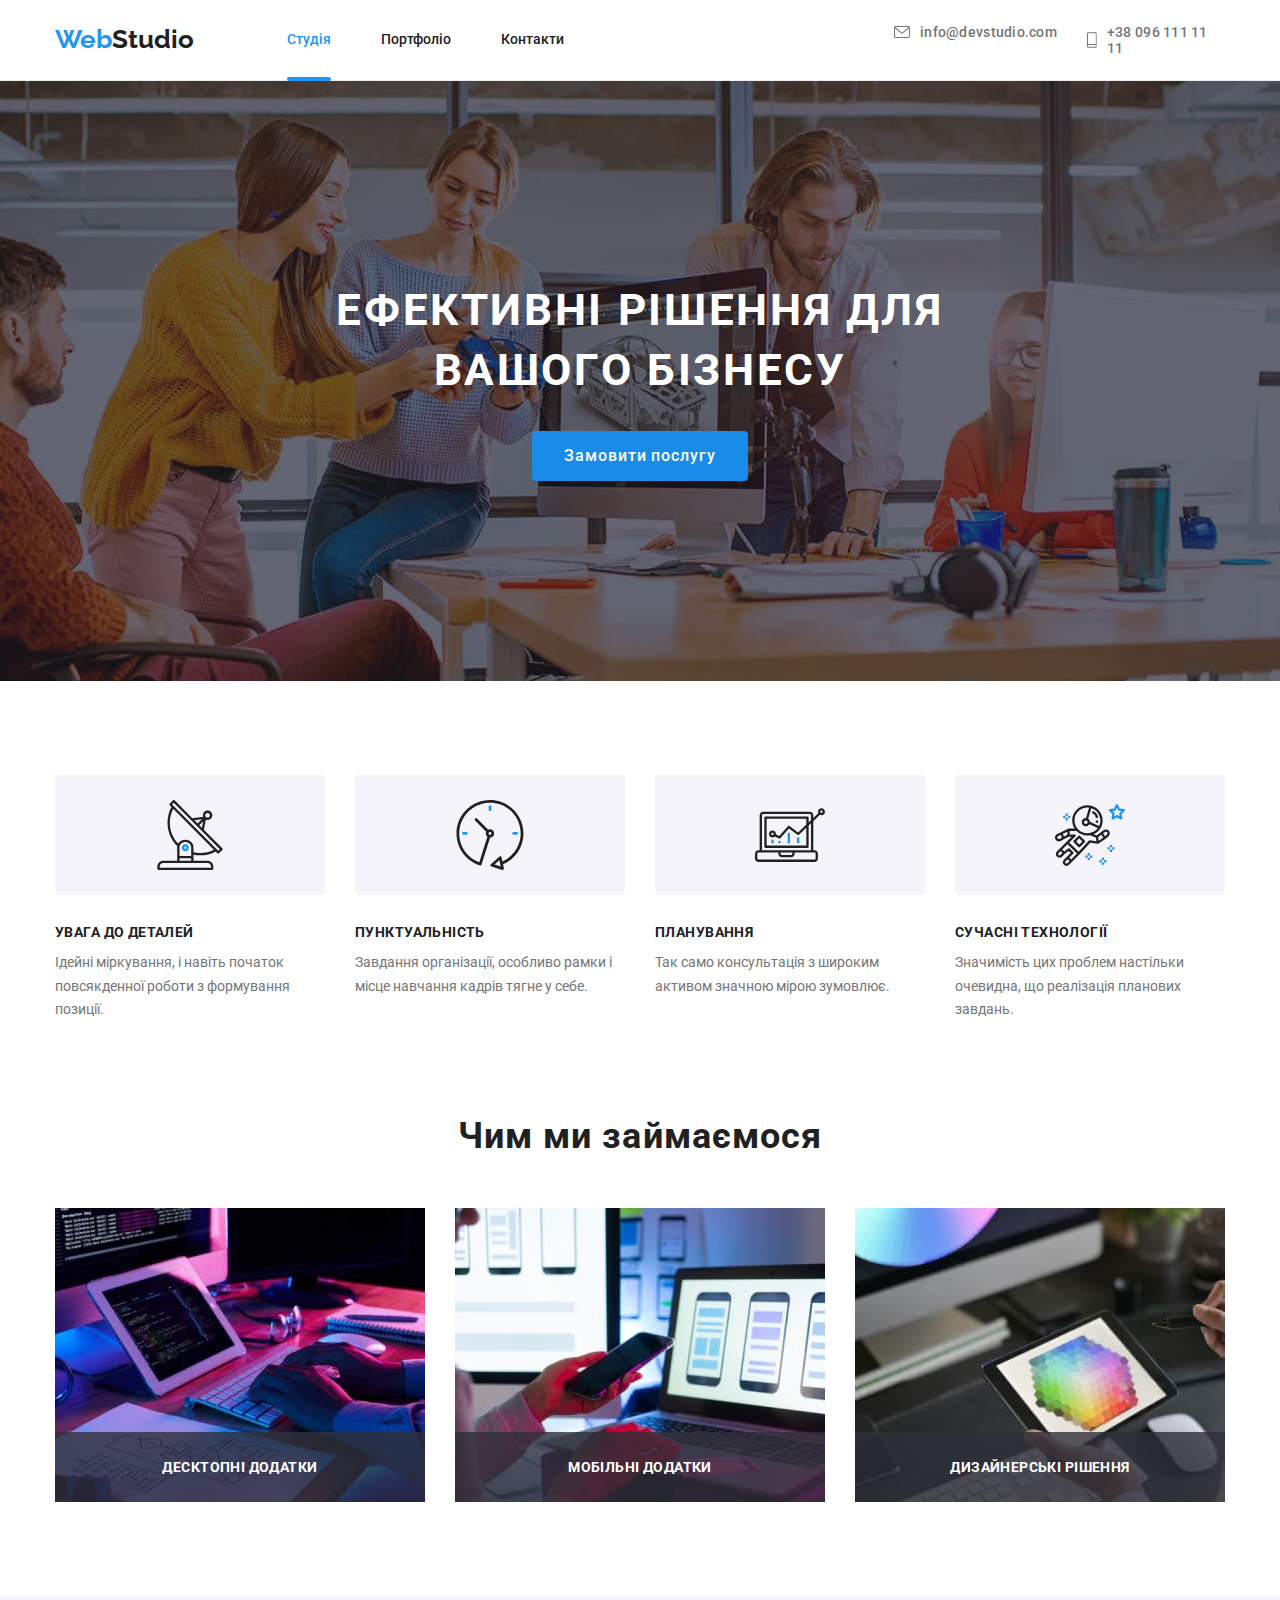
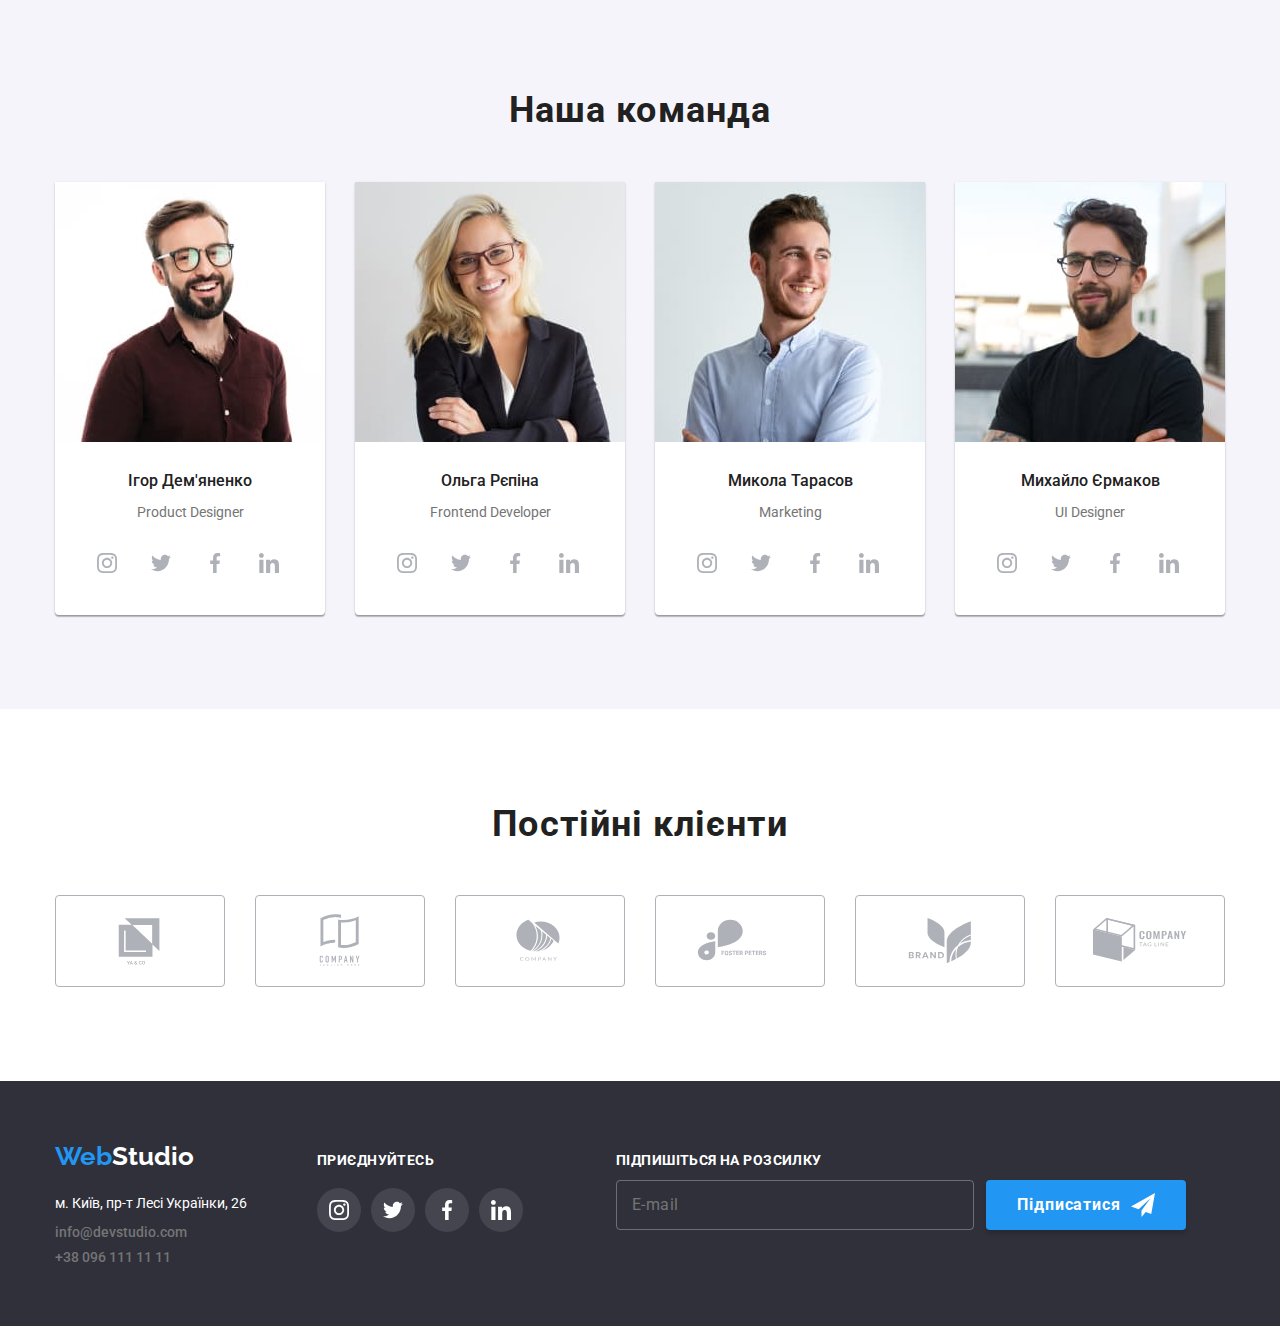
<file: index.html>
<!DOCTYPE html>
<html lang="uk">
  <head>
    <meta charset="UTF-8" />
    <meta http-equiv="X-UA-Compatible" content="IE=edge" />
    <meta name="viewport" content="width=device-width, initial-scale=1.0" />
    <link rel="preconnect" href="https://fonts.googleapis.com" />
    <link rel="preconnect" href="https://fonts.gstatic.com" crossorigin />
    <link
      href="https://fonts.googleapis.com/css2?family=Raleway:wght@700&family=Roboto:wght@400;500;700;900&display=swap"
      rel="stylesheet"
    />
    <link
      rel="stylesheet"
      href="https://cdnjs.cloudflare.com/ajax/libs/modern-normalize/1.1.0/modern-normalize.min.css"
    />
    <link rel="stylesheet" href="./css/styles.css" />
    <title>Studia</title>
  </head>
  <body>
    <header class="header">
      <div class="container header-container">
        <nav class="header-list">
          <a class="logo" href="./index.html"
            ><span>Web</span><span>Studio</span>
          </a>
          <ul class="block-style header-nav">
            <li>
              <a class="link nav-link active" href="#">Студія</a>
            </li>
            <li>
              <a class="link nav-link" href="./portfolio.html">Портфоліо</a>
            </li>
            <li>
              <a class="link nav-link" href="#">Контакти</a>
            </li>
          </ul>
        </nav>
        <ul class="contacts block-style">
          <li>
            <a class="contact-link" href="mailto:info@devstudio.com"
              ><svg class="icon-header" width="16" height="12">
                <use href="./images/icons.svg#icon-mail"></use>
              </svg>
              info@devstudio.com
            </a>
          </li>
          <li>
            <a class="contact-link" href="tel:+380961111111"
              ><svg class="icon-header" width="10" height="16">
                <use href="./images/icons.svg#icon-tell"></use>
              </svg>
              +38 096 111 11 11
            </a>
          </li>
        </ul>
      </div>
    </header>
    <main>
      <!-- section1 -->
      <section class="section-hero">
        <div class="container">
          <h1>Ефективні рішення для вашого бізнесу</h1>
          <button class="main-button" type="button" data-modal-open>
            Замовити послугу
          </button>
        </div>
      </section>
      <!-- section2 -->
      <section class="section-advantage">
        <div class="container">
          <h2 class="visually-hidden">Наші переваги</h2>
          <ul class="block-style">
            <li class="advantage-item">
              <div class="advantage-background">
                <svg width="70px" height="70px">
                  <use href="./images/icons.svg#icon-antenna"></use>
                </svg>
              </div>
              <h3>Увага до деталей</h3>
              <p class="text-description">
                Ідейні міркування, і навіть початок повсякденної роботи з
                формування позиції.
              </p>
            </li>
            <li class="advantage-item">
              <div class="advantage-background">
                <svg width="70px" height="70px">
                  <use href="./images/icons.svg#icon-clock"></use>
                </svg>
              </div>
              <h3>Пунктуальність</h3>
              <p class="text-description">
                Завдання організації, особливо рамки і місце навчання кадрів
                тягне у себе.
              </p>
            </li>
            <li class="advantage-item">
              <div class="advantage-background">
                <svg width="70px" height="70px">
                  <use href="./images/icons.svg#icon-diagram"></use>
                </svg>
              </div>
              <h3>Планування</h3>
              <p class="text-description">
                Так само консультація з широким активом значною мірою зумовлює.
              </p>
            </li>
            <li class="advantage-item">
              <div class="advantage-background">
                <svg width="70px" height="70px">
                  <use href="./images/icons.svg#icon-astronaut"></use>
                </svg>
              </div>
              <h3>Сучасні технології</h3>
              <p class="text-description">
                Значимість цих проблем настільки очевидна, що реалізація
                планових завдань.
              </p>
            </li>
          </ul>
        </div>
      </section>
      <!-- section3 -->
      <section class="employment-section">
        <div class="container">
          <h2 class="text-title">Чим ми займаємося</h2>
          <ul class="block-style employment-photo">
            <li>
              <img
                src="./images/section3/box1.jpg"
                alt="Розробник пише код"
                width="370"
              />
              <p class="photo-text">Десктопні додатки</p>
            </li>
            <li>
              <img
                src="./images/section3/box2.jpg"
                alt="Піключає телефон до комп'ютера"
                width="370"
              />
              <p class="photo-text">Мобільні додатки</p>
            </li>
            <li>
              <img
                src="./images/section3/box3.jpg"
                alt="Малює на планшеті"
                width="370"
              />
              <p class="photo-text">Дизайнерські рішення</p>
            </li>
          </ul>
        </div>
      </section>
      <!-- section4 -->
      <section class="section-team section-padding">
        <div class="container">
          <h2 class="text-title">Наша команда</h2>
          <ul class="block-style team-list">
            <li class="team-item">
              <img
                src="./images/section4/product-designer.jpg"
                alt="Фото дизайнера продукту"
                width="270"
              />
              <div class="team-text">
                <h3>Ігор Дем'яненко</h3>
                <p class="text-description">Product Designer</p>
                <ul class="net-list block-style">
                  <li>
                    <a href="" class="net-link">
                      <svg class="net-icon" width="20" height="20">
                        <use href="./images/icons.svg#icon-instagram"></use>
                      </svg>
                    </a>
                  </li>
                  <li>
                    <a href="" class="net-link">
                      <svg class="net-icon" width="20" height="20">
                        <use href="./images/icons.svg#icon-twitter"></use>
                      </svg>
                    </a>
                  </li>
                  <li>
                    <a href="" class="net-link">
                      <svg class="net-icon" width="20" height="20">
                        <use href="./images/icons.svg#icon-facebook"></use>
                      </svg>
                    </a>
                  </li>
                  <li>
                    <a href="" class="net-link">
                      <svg class="net-icon" width="20" height="20">
                        <use href="./images/icons.svg#icon-linkedin"></use>
                      </svg>
                    </a>
                  </li>
                </ul>
              </div>
            </li>
            <li class="team-item">
              <img
                src="./images/section4/fronted-develeper.jpg"
                alt="Фото фронтед розробника"
                width="270"
              />
              <div class="team-text">
                <h3>Ольга Рєпіна</h3>
                <p class="text-description">Frontend Developer</p>
                <ul class="net-list block-style">
                  <li>
                    <a href="" class="net-link">
                      <svg class="net-icon" width="20" height="20">
                        <use href="./images/icons.svg#icon-instagram"></use>
                      </svg>
                    </a>
                  </li>
                  <li>
                    <a href="" class="net-link">
                      <svg class="net-icon" width="20" height="20">
                        <use href="./images/icons.svg#icon-twitter"></use>
                      </svg>
                    </a>
                  </li>
                  <li>
                    <a href="" class="net-link">
                      <svg class="net-icon" width="20" height="20">
                        <use href="./images/icons.svg#icon-facebook"></use>
                      </svg>
                    </a>
                  </li>
                  <li>
                    <a href="" class="net-link">
                      <svg class="net-icon" width="20" height="20">
                        <use href="./images/icons.svg#icon-linkedin"></use>
                      </svg>
                    </a>
                  </li>
                </ul>
              </div>
            </li>
            <li class="team-item">
              <img
                src="./images/section4/marketing.jpg"
                alt="Фото маркетолога"
                width="270"
              />
              <div class="team-text">
                <h3>Микола Тарасов</h3>
                <p class="text-description">Marketing</p>
                <ul class="net-list block-style">
                  <li>
                    <a href="" class="net-link">
                      <svg class="net-icon" width="20" height="20">
                        <use href="./images/icons.svg#icon-instagram"></use>
                      </svg>
                    </a>
                  </li>
                  <li>
                    <a href="" class="net-link">
                      <svg class="net-icon" width="20" height="20">
                        <use href="./images/icons.svg#icon-twitter"></use>
                      </svg>
                    </a>
                  </li>
                  <li>
                    <a href="" class="net-link">
                      <svg class="net-icon" width="20" height="20">
                        <use href="./images/icons.svg#icon-facebook"></use>
                      </svg>
                    </a>
                  </li>
                  <li>
                    <a href="" class="net-link">
                      <svg class="net-icon" width="20" height="20">
                        <use href="./images/icons.svg#icon-linkedin"></use>
                      </svg>
                    </a>
                  </li>
                </ul>
              </div>
            </li>
            <li class="team-item">
              <img
                src="./images/section4/ui-designer.jpg"
                alt="Фото дизайнера"
                width="270"
              />
              <div class="team-text">
                <h3>Михайло Єрмаков</h3>
                <p class="text-description">UI Designer</p>
                <ul class="net-list block-style">
                  <li>
                    <a href="" class="net-link">
                      <svg class="net-icon" width="20" height="20">
                        <use href="./images/icons.svg#icon-instagram"></use>
                      </svg>
                    </a>
                  </li>
                  <li>
                    <a href="" class="net-link">
                      <svg class="net-icon" width="20" height="20">
                        <use href="./images/icons.svg#icon-twitter"></use>
                      </svg>
                    </a>
                  </li>
                  <li>
                    <a href="" class="net-link">
                      <svg class="net-icon" width="20" height="20">
                        <use href="./images/icons.svg#icon-facebook"></use>
                      </svg>
                    </a>
                  </li>
                  <li>
                    <a href="" class="net-link">
                      <svg class="net-icon" width="20" height="20">
                        <use href="./images/icons.svg#icon-linkedin"></use>
                      </svg>
                    </a>
                  </li>
                </ul>
              </div>
            </li>
          </ul>
        </div>
      </section>
      <!-- section5 -->
      <section class="section-client">
        <div class="container">
          <h2 class="clients-title">Постійні клієнти</h2>
          <ul class="clients-list block-style">
            <li>
              <a href="#" class="clients-link">
                <svg class="clients-icon" width="106px" height="60px">
                  <use href="./images/icons.svg#icon-ya-co"></use>
                </svg>
              </a>
            </li>
            <li>
              <a href="#" class="clients-link">
                <svg class="clients-icon" width="106px" height="60px">
                  <use href="./images/icons.svg#icon-tagline-here"></use>
                </svg>
              </a>
            </li>
            <li>
              <a href="#" class="clients-link">
                <svg class="clients-icon" width="106px" height="60px">
                  <use href="./images/icons.svg#icon-company"></use>
                </svg>
              </a>
            </li>
            <li>
              <a href="#" class="clients-link">
                <svg class="clients-icon" width="106px" height="60px">
                  <use href="./images/icons.svg#icon-foster"></use>
                </svg>
              </a>
            </li>
            <li>
              <a href="#" class="clients-link">
                <svg class="clients-icon" width="106px" height="60px">
                  <use href="./images/icons.svg#icon-brand"></use>
                </svg>
              </a>
            </li>
            <li>
              <a href="#" class="clients-link">
                <svg class="clients-icon" width="106px" height="60px">
                  <use href="./images/icons.svg#icon-tag-line"></use>
                </svg>
              </a>
            </li>
          </ul>
        </div>
      </section>
    </main>
    <!-- footer -->
    <footer class="footer">
      <div class="container footer-box">
        <div class="address-box">
          <a class="logo" href="./index.html">
            <span>Web</span><span>Studio</span>
          </a>
          <address class="address">
            <ul class="block-style footer-contacts">
              <li class="footer-link">
                <a
                  class="link address-link-white"
                  href="https://www.google.com.ua/maps/search/%D0%BC.+%D0%9A%D0%B8%D1%97%D0%B2,+%D0%BF%D1%80-%D1%82+%D0%9B%D0%B5%D1%81%D1%96+%D0%A3%D0%BA%D1%80%D0%B0%D1%97%D0%BD%D0%BA%D0%B8,+26/@50.4265807,30.5361971,17z?hl"
                  target="_blank"
                  rel="noopener noreferrer nofollow"
                  >м. Київ, пр-т Лесі Українки, 26</a
                >
              </li>
              <li>
                <a class="contact-link-footer" href="mailto:info@devstudio.com"
                  >info@devstudio.com</a
                >
              </li>
              <li>
                <a class="contact-link-footer" href="tel:+380961111111"
                  >+38 096 111 11 11</a
                >
              </li>
            </ul>
          </address>
        </div>
        <div class="footer-soc-link">
          <p class="soc-title">Приєднуйтесь</p>
          <ul class="block-style footer-icon-list">
            <li>
              <a href="" class="net-link-footer">
                <svg class="net-icon-footer" width="20" height="20">
                  <use href="./images/icons.svg#icon-instagram"></use>
                </svg>
              </a>
            </li>
            <li>
              <a href="" class="net-link-footer">
                <svg class="net-icon-footer" width="20" height="20">
                  <use href="./images/icons.svg#icon-twitter"></use>
                </svg>
              </a>
            </li>
            <li>
              <a href="" class="net-link-footer">
                <svg class="net-icon-footer" width="20" height="20">
                  <use href="./images/icons.svg#icon-facebook"></use>
                </svg>
              </a>
            </li>
            <li>
              <a href="" class="net-link-footer">
                <svg class="net-icon-footer" width="20" height="20">
                  <use href="./images/icons.svg#icon-linkedin"></use>
                </svg>
              </a>
            </li>
          </ul>
        </div>

        <form class="footer-form-control" name="telegram-link">
          <p class="footer-telegram-text">Підпишіться на розсилку</p>
          <div class="link-telegram-control">
            <input
              class="footer-email-input"
              type="text"
              placeholder="E-mail"
              name="user-email-soc-link"
            />
            <button class="button-telegram-link" type="submit">
              Підписатися
              <svg>
                <use href="./images/icons.svg#icon-telegram"></use>
              </svg>
            </button>
          </div>
        </form>
      </div>
    </footer>
    <div class="backdrop is-hidden" data-modal>
      <div class="modal">
        <form name="contact-form">
          <div class="modal-header">
            <button class="modal-close-button" type="button" data-modal-close>
              <svg class="icon-close-button">
                <use href="./images/icons.svg#icon-close-button"></use>
              </svg>
            </button>
            <h2 class="form-title">Залиште свої дані, ми вам передзвонимо</h2>
          </div>
          <div class="modal-main">
            <div class="form-control">
              <label for="person-name">Ім'я</label>
              <div class="input-control">
                <input id="person-name" name="person-name" type="text" />
                <div class="prefix-icon">
                  <svg>
                    <use href="./images/icons.svg#icon-user-name"></use>
                  </svg>
                </div>
              </div>
            </div>
            <div class="form-control">
              <label for="person-phone">Телефон</label>
              <div class="input-control">
                <input id="person-phone" name="person-phone" type="tel" />
                <div class="prefix-icon">
                  <svg>
                    <use href="./images/icons.svg#icon-user-phone"></use>
                  </svg>
                </div>
              </div>
            </div>
            <div class="form-control">
              <label for="person-email">Пошта</label>
              <div class="input-control">
                <input id="person-email" name="person-email" type="email" />
                <div class="prefix-icon">
                  <svg>
                    <use href="./images/icons.svg#icon-user-email"></use>
                  </svg>
                </div>
              </div>
            </div>
            <div class="form-control">
              <label for="person-comment">Коментар</label>
              <textarea
                id="person-comment"
                name="person-comment"
                placeholder="Введіть текст"
              ></textarea>
            </div>
            <div class="checkbox-container">
              <input
                class="form-checkbox visually-hidden"
                type="checkbox"
                id="terms-checkbox"
                name="terms-checkbox"
              />
              <label for="terms-checkbox" class="terms-checkbox">
                Погоджуюся з розсилкою та приймаю
                <a href="#">Умови договору</a>
                <svg>
                  <use href="./images/icons.svg#icon-verification"></use>
                </svg>
              </label>
            </div>
          </div>
          <div class="modal-footer">
            <button class="button-submit-info" type="submit">Відправити</button>
          </div>
        </form>
      </div>
    </div>
    <script src="./js/modal.js"></script>
  </body>
</html>
<html></html>
</file>
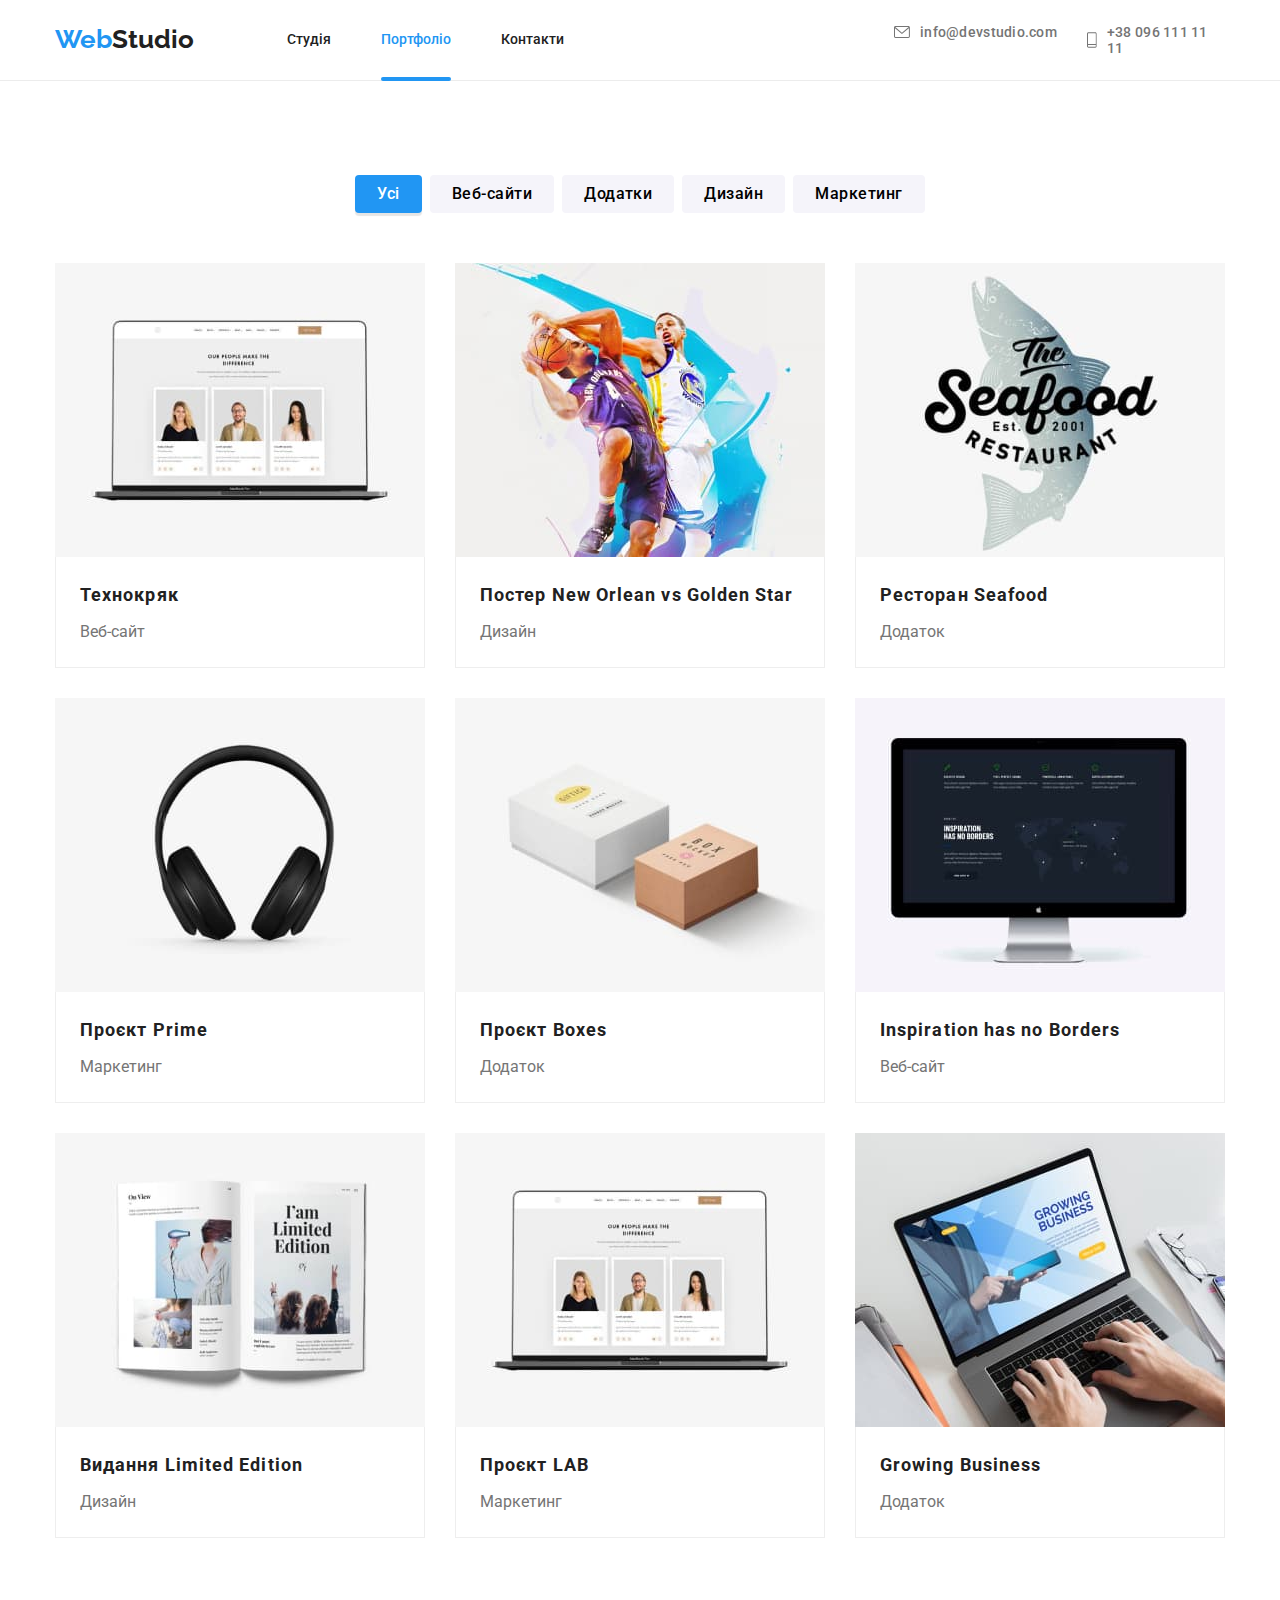
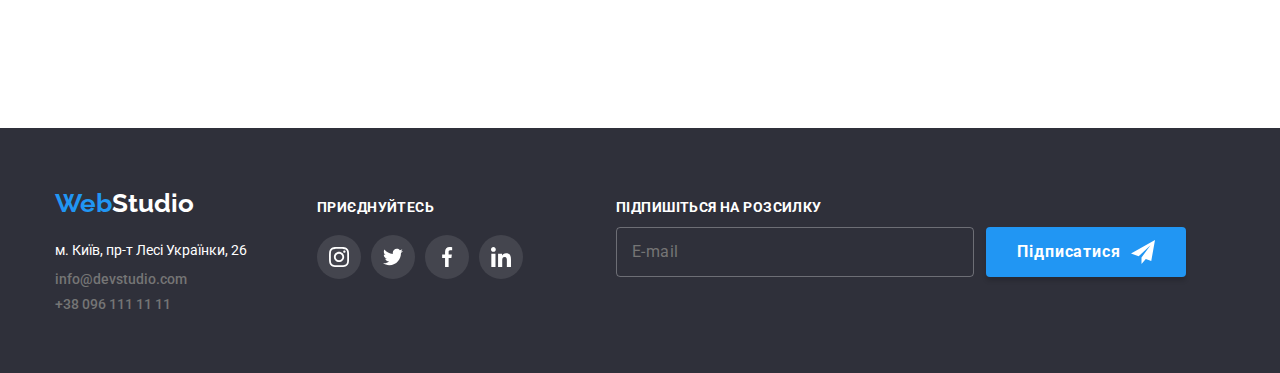
<file: portfolio.html>
<!DOCTYPE html>
<html lang="en">
  <head>
    <meta charset="UTF-8" />
    <meta http-equiv="X-UA-Compatible" content="IE=edge" />
    <meta name="viewport" content="width=device-width, initial-scale=1.0" />
    <link rel="preconnect" href="https://fonts.googleapis.com" />
    <link rel="preconnect" href="https://fonts.gstatic.com" crossorigin />
    <link
      href="https://fonts.googleapis.com/css2?family=Raleway:wght@700&family=Roboto:wght@400;500;700;900&display=swap"
      rel="stylesheet"
    />
    <link
      rel="stylesheet"
      href="https://cdnjs.cloudflare.com/ajax/libs/modern-normalize/1.1.0/modern-normalize.min.css"
    />
    <link rel="stylesheet" href="./css/styles.css" />
    <title>Portfolio</title>
  </head>
  <body>
    <header class="header">
      <div class="container header-container">
        <nav class="header-list">
          <a class="logo" href="./index.html"
            ><span>Web</span><span>Studio</span>
          </a>
          <ul class="block-style header-nav">
            <li>
              <a class="link nav-link" href="./index.html">Студія</a>
            </li>
            <li>
              <a class="link nav-link active" href="#">Портфоліо</a>
            </li>
            <li>
              <a class="link nav-link" href="#">Контакти</a>
            </li>
          </ul>
        </nav>
        <ul class="contacts block-style">
          <li>
            <a class="contact-link" href="mailto:info@devstudio.com"
              ><svg class="icon-header" width="16" height="12">
                <use href="./images/icons.svg#icon-mail"></use>
              </svg>
              info@devstudio.com
            </a>
          </li>
          <li>
            <a class="contact-link" href="tel:+380961111111"
              ><svg class="icon-header" width="10" height="16">
                <use href="./images/icons.svg#icon-tell"></use>
              </svg>
              +38 096 111 11 11
            </a>
          </li>
        </ul>
      </div>
    </header>
    <main>
      <section class="section-portfolio-button">
        <div class="container">
          <h1 class="visually-hidden">Portfolio</h1>
          <ul class="block-style button-list">
            <li>
              <button class="border-button active" type="button">Усі</button>
            </li>
            <li>
              <button class="border-button" type="button">Веб-сайти</button>
            </li>
            <li>
              <button class="border-button" type="button">Додатки</button>
            </li>
            <li>
              <button class="border-button" type="button">Дизайн</button>
            </li>
            <li>
              <button class="border-button" type="button">Маркетинг</button>
            </li>
          </ul>
          <!-- portfolio -->
          <ul class="block-style proposition-list">
            <li>
              <a class="photo-portfolio" href="#">
                <div class="overlay-container">
                  <img
                    src="./images/portfolio/notepad.jpg"
                    alt="notepad"
                    width="370px"
                  />
                  <div class="overlay">
                    <div class="overlay-item">
                      <p class="card-lebel">
                        Ресурс пропонує комплексні пропозиції з різним рівнем
                        функціоналу та сервісів. Все це дозволить відвідувачу
                        отримати вичерпні відомості про компанію чи приватну
                        особу.
                      </p>
                    </div>
                  </div>
                </div>
                <div class="portfolio-text-container">
                  <h2 class="description-title">Технокряк</h2>
                  <p class="portfolio-description">Веб-сайт</p>
                </div>
              </a>
            </li>
            <li>
              <a class="photo-portfolio" href="#">
                <div class="overlay-container">
                  <img
                    src="./images/portfolio/poster.jpg"
                    alt="Poster New Orlean vs Golden Star"
                    width="370px"
                  />
                  <div class="overlay">
                    <div class="overlay-item">
                      <p class="card-lebel">
                        Ресурс пропонує комплексні пропозиції з різним рівнем
                        функціоналу та сервісів. Все це дозволить відвідувачу
                        отримати вичерпні відомості про компанію чи приватну
                        особу.
                      </p>
                    </div>
                  </div>
                </div>
                <div class="portfolio-text-container">
                  <h2 class="description-title">
                    Постер New Orlean vs Golden Star
                  </h2>
                  <p class="portfolio-description">Дизайн</p>
                </div>
              </a>
            </li>
            <li>
              <a class="photo-portfolio" href="#">
                <div class="overlay-container">
                  <img
                    src="./images/portfolio/restaurant.jpg"
                    alt="Restaurant Seafood"
                    width="370px"
                  />
                  <div class="overlay">
                    <div class="overlay-item">
                      <p class="card-lebel">
                        Ресурс пропонує комплексні пропозиції з різним рівнем
                        функціоналу та сервісів. Все це дозволить відвідувачу
                        отримати вичерпні відомості про компанію чи приватну
                        особу.
                      </p>
                    </div>
                  </div>
                </div>
                <div class="portfolio-text-container">
                  <h2 class="description-title">Ресторан Seafood</h2>
                  <p class="portfolio-description">Додаток</p>
                </div>
              </a>
            </li>
            <li>
              <a class="photo-portfolio" href="#">
                <div class="overlay-container">
                  <img
                    src="./images/portfolio/project-prime.jpg"
                    alt="Project Prime"
                    width="370px"
                  />
                  <div class="overlay">
                    <div class="overlay-item">
                      <p class="card-lebel">
                        Ресурс пропонує комплексні пропозиції з різним рівнем
                        функціоналу та сервісів. Все це дозволить відвідувачу
                        отримати вичерпні відомості про компанію чи приватну
                        особу.
                      </p>
                    </div>
                  </div>
                </div>
                <div class="portfolio-text-container">
                  <h2 class="description-title">Проєкт Prime</h2>
                  <p class="portfolio-description">Маркетинг</p>
                </div>
              </a>
            </li>
            <li>
              <a class="photo-portfolio" href="#">
                <div class="overlay-container">
                  <img
                    src="./images/portfolio/project-boxes.jpg"
                    alt="Project Boxes"
                    width="370px"
                  />
                  <div class="overlay">
                    <div class="overlay-item">
                      <p class="card-lebel">
                        Ресурс пропонує комплексні пропозиції з різним рівнем
                        функціоналу та сервісів. Все це дозволить відвідувачу
                        отримати вичерпні відомості про компанію чи приватну
                        особу.
                      </p>
                    </div>
                  </div>
                </div>
                <div class="portfolio-text-container">
                  <h2 class="description-title">Проєкт Boxes</h2>
                  <p class="portfolio-description">Додаток</p>
                </div>
              </a>
            </li>
            <li>
              <a class="photo-portfolio" href="#">
                <div class="overlay-container">
                  <img
                    src="./images/portfolio/inspiration-borders.jpg"
                    alt="Inspiration has no Borders"
                    width="370px"
                  />
                  <div class="overlay">
                    <div class="overlay-item">
                      <p class="card-lebel">
                        Ресурс пропонує комплексні пропозиції з різним рівнем
                        функціоналу та сервісів. Все це дозволить відвідувачу
                        отримати вичерпні відомості про компанію чи приватну
                        особу.
                      </p>
                    </div>
                  </div>
                </div>
                <div class="portfolio-text-container">
                  <h2 class="description-title">Inspiration has no Borders</h2>
                  <p class="portfolio-description">Веб-сайт</p>
                </div>
              </a>
            </li>
            <li>
              <a class="photo-portfolio" href="#">
                <div class="overlay-container">
                  <img
                    src="./images/portfolio/limited-edition.jpg"
                    alt="Limited Edition"
                    width="370px"
                  />
                  <div class="overlay">
                    <div class="overlay-item">
                      <p class="card-lebel">
                        Ресурс пропонує комплексні пропозиції з різним рівнем
                        функціоналу та сервісів. Все це дозволить відвідувачу
                        отримати вичерпні відомості про компанію чи приватну
                        особу.
                      </p>
                    </div>
                  </div>
                </div>
                <div class="portfolio-text-container">
                  <h2 class="description-title">Видання Limited Edition</h2>
                  <p class="portfolio-description">Дизайн</p>
                </div>
              </a>
            </li>
            <li>
              <a class="photo-portfolio" href="#">
                <div class="overlay-container">
                  <img
                    src="./images/portfolio/notepad.jpg"
                    alt="Project LAB"
                    width="370px"
                  />
                  <div class="overlay">
                    <div class="overlay-item">
                      <p class="card-lebel">
                        Ресурс пропонує комплексні пропозиції з різним рівнем
                        функціоналу та сервісів. Все це дозволить відвідувачу
                        отримати вичерпні відомості про компанію чи приватну
                        особу.
                      </p>
                    </div>
                  </div>
                </div>
                <div class="portfolio-text-container">
                  <h2 class="description-title">Проєкт LAB</h2>
                  <p class="portfolio-description">Маркетинг</p>
                </div>
              </a>
            </li>
            <li>
              <a class="photo-portfolio" href="#">
                <div class="overlay-container">
                  <img
                    src="./images/portfolio/growing-business.jpg"
                    alt="Growing Business"
                    width="370px"
                  />
                  <div class="overlay">
                    <div class="overlay-item">
                      <p class="card-lebel">
                        Ресурс пропонує комплексні пропозиції з різним рівнем
                        функціоналу та сервісів. Все це дозволить відвідувачу
                        отримати вичерпні відомості про компанію чи приватну
                        особу.
                      </p>
                    </div>
                  </div>
                </div>
                <div class="portfolio-text-container">
                  <h2 class="description-title">Growing Business</h2>
                  <p class="portfolio-description">Додаток</p>
                </div>
              </a>
            </li>
          </ul>
        </div>
      </section>
    </main>
    <!-- footer -->
    <footer class="footer">
      <div class="container footer-box">
        <div class="address-box">
          <a class="logo" href="./index.html">
            <span>Web</span><span>Studio</span>
          </a>
          <address class="address">
            <ul class="block-style footer-contacts">
              <li class="footer-link">
                <a
                  class="link address-link-white"
                  href="https://www.google.com.ua/maps/search/%D0%BC.+%D0%9A%D0%B8%D1%97%D0%B2,+%D0%BF%D1%80-%D1%82+%D0%9B%D0%B5%D1%81%D1%96+%D0%A3%D0%BA%D1%80%D0%B0%D1%97%D0%BD%D0%BA%D0%B8,+26/@50.4265807,30.5361971,17z?hl"
                  target="_blank"
                  rel="noopener noreferrer nofollow"
                  >м. Київ, пр-т Лесі Українки, 26</a
                >
              </li>
              <li>
                <a class="contact-link-footer" href="mailto:info@devstudio.com"
                  >info@devstudio.com</a
                >
              </li>
              <li>
                <a class="contact-link-footer" href="tel:+380961111111"
                  >+38 096 111 11 11</a
                >
              </li>
            </ul>
          </address>
        </div>
        <div class="footer-soc-link">
          <p class="soc-title">Приєднуйтесь</p>
          <ul class="block-style footer-icon-list">
            <li>
              <a href="" class="net-link-footer">
                <svg class="net-icon-footer" width="20" height="20">
                  <use href="./images/icons.svg#icon-instagram"></use>
                </svg>
              </a>
            </li>
            <li>
              <a href="" class="net-link-footer">
                <svg class="net-icon-footer" width="20" height="20">
                  <use href="./images/icons.svg#icon-twitter"></use>
                </svg>
              </a>
            </li>
            <li>
              <a href="" class="net-link-footer">
                <svg class="net-icon-footer" width="20" height="20">
                  <use href="./images/icons.svg#icon-facebook"></use>
                </svg>
              </a>
            </li>
            <li>
              <a href="" class="net-link-footer">
                <svg class="net-icon-footer" width="20" height="20">
                  <use href="./images/icons.svg#icon-linkedin"></use>
                </svg>
              </a>
            </li>
          </ul>
        </div>

        <form class="footer-form-control" name="telegram-link">
          <p class="footer-telegram-text">Підпишіться на розсилку</p>
          <div class="link-telegram-control">
            <input
              class="footer-email-input"
              type="text"
              placeholder="E-mail"
              name="user-email-soc-link"
            />
            <button class="button-telegram-link" type="submit">
              Підписатися
              <svg>
                <use href="./images/icons.svg#icon-telegram"></use>
              </svg>
            </button>
          </div>
        </form>
      </div>
    </footer>
  </body>
</html>
</file>
<file: css/styles.css>
*,
*::before,
*::after {
  box-sizing: border-box;
}
:root {
  --black-text: #212121;
  --background-light-black: #2f303a;
  --description-gray: #757575;
  --title-white: #ffffff;
  --blue: #2196f3;
  --button-hover-dark-blue: #338aab;
  --button-light-blue: #188ce8;
  --icon-background-blue: #2196f3;
  --teamsection-light-white: #f5f4fa;
  --border-header: #ececec;
  --border-list: #eeeeee;
  --soc-icon: #afb1b8;
  /* -----------------------rgba----------------------------- */
  --net-link-footer-buckground: rgba(255, 255, 255, 0.1);
  --overley-item-color: rgba(33, 150, 243, 0.9);
  --photo-text-color: rgba(47, 48, 58, 0.8);
  --backdrop-backgroung: rgba(0, 0, 0, 0.2);
  --form-border: rgba(47, 48, 58, 0.4);
  --form-textarea-placeholder: rgba(117, 117, 117, 0.5);
  --footer-link-text: rgba(255, 255, 255, 0.6);
  --footer-border-input: rgba(255, 255, 255, 0.3);
}
h1,
h2,
h3,
h4,
h5,
h6,
p,
ul {
  padding: 0;
  margin: 0;
}
img {
  display: block;
  height: auto;
  max-width: 100%;
}

body {
  font-family: "Roboto";
  background-color: var(--title-white);
  color: var(--black-text);
}

/* -----------------------------------Common-------------------------- */
.container {
  width: 1200px;
  padding-left: 15px;
  padding-right: 15px;
  margin: 0 auto;
}

.logo {
  text-decoration: none;
  font-family: "Raleway";
  font-weight: 700;
  font-size: 26px;
  line-height: 1.2;
}
.text-title {
  font-size: 36px;
  line-height: 1.16;
  letter-spacing: 0.03em;
  text-align: center;
  margin-bottom: 50px;
}
.description-title {
  font-size: 18px;
  line-height: 2;
  letter-spacing: 0.06em;
  margin-bottom: 4px;
  color: var(--black-text);
}
p.text-description {
  color: var(--description-gray);
  font-size: 14px;
  line-height: 1.71;
  margin-top: 10px;
}
.visually-hidden {
  position: absolute;
  white-space: nowrap;
  width: 1px;
  height: 1px;
  overflow: hidden;
  border: 0;
  padding: 0;
  clip: rect(0 0 0 0);
  clip-path: inset(50%);
  margin: -1px;
}

a.link {
  text-decoration: none;
  transition-duration: 250ms;
  transition-timing-function: cubic-bezier(0.4, 0, 0.2, 1);
  transition-property: color;
}
a.link:hover,
a.link:focus {
  color: var(--blue);
}
a.link.active,
a.link:active {
  color: var(--blue);
  position: relative;
}
a.link.active::after {
  content: "";
  position: absolute;
  display: block;
  bottom: -1px;
  width: 100%;
  height: 4px;
  border-radius: 2px;
  background-color: var(--blue);
}
.nav-link {
  font-weight: 500;
  font-size: 14px;
  line-height: 1.14;
  color: inherit;
  padding: 32px 0;
  display: block;
}
.contact-link {
  font-weight: 500;
  text-decoration: none;
  font-size: 14px;
  line-height: 16px;
  letter-spacing: 0.02em;
  color: var(--description-gray);
  fill: var(--blue);
  display: flex;
  align-items: center;
  justify-content: center;
  gap: 10px;
  transition-property: color;
  transition-duration: 250ms;
  transition-timing-function: cubic-bezier(0.4, 0, 0.2, 1);
}
.contact-link:hover {
  color: var(--blue);
}
.contact-link:hover .icon-header {
  color: var(--blue);
  fill: var(--blue);
}
.icon-header {
  fill: var(--description-gray);
  transition-duration: 250ms;
  transition-timing-function: cubic-bezier(0.4, 0, 0.2, 1);
}
.icon-header:hover {
  fill: var(--blue);
}
.contact-link:focus,
.contact-link:focus .icon-header {
  color: var(--blue);
  fill: var(--blue);
}
.icon-header:focus {
  fill: var(--blue);
}

ul.block-style {
  list-style: none;
}
button.main-button {
  background-color: var(--button-light-blue);
  color: var(--title-white);
  border: none;
  border-radius: 4px;
  font-size: 16px;
  text-align: center;
  letter-spacing: 0.06em;
  width: 216px;
  line-height: 3;
  cursor: pointer;
  margin-top: 30px;
  font-weight: 500;
  transition-property: background-color;
  transition-duration: 250ms;
  transition-timing-function: cubic-bezier(0.4, 0, 0.2, 1);
}
button.main-button:hover,
button.main-button:focus {
  background-color: var(--button-hover-dark-blue);
}
button.border-button {
  font-weight: 500;
  font-size: 16px;
  line-height: 26px;
  letter-spacing: 0.03em;
  cursor: pointer;
  border: none;
  font-family: inherit;
  background-color: var(--teamsection-light-white);
  padding: 6px 22px;
  border-radius: 4px;
  transition-property: color, background-color;
  transition-duration: 250ms;
  transition-timing-function: cubic-bezier(0.4, 0, 0.2, 1);
}
button.border-button.active {
  background-color: var(--blue);
  color: var(--title-white);
  box-shadow: 0px 3px 1px rgba(0, 0, 0, 0.1);
}
button.border-button:hover {
  background-color: var(--blue);
  color: var(--title-white);
  box-shadow: 0px 3px 1px rgba(0, 0, 0, 0.1);
}
button.border-button:focus {
  background-color: var(--blue);
  color: var(--title-white);
  box-shadow: 0px 3px 1px rgba(0, 0, 0, 0.1);
}
.button-list {
  text-align: center;
  display: flex;
  gap: 8px;
  justify-content: center;
  margin-bottom: 50px;
}
.button-submit-info {
  width: 200px;
  height: 50px;
  box-shadow: 0px 4px 4px rgba(0, 0, 0, 0.15);
  border-radius: 4px;
  background-color: var(--blue);
  border: none;
  cursor: pointer;
  font-weight: 700;
  font-size: 16px;
  line-height: 30px;
  letter-spacing: 0.06em;
  color: var(--title-white);
  transition-property: background-color;
  transition-duration: 250ms;
  transition-timing-function: cubic-bezier(0.4, 0, 0.2, 1);
}
.button-submit-info:hover,
.button-submit-info:focus {
  background-color: var(--button-light-blue);
}
/* -----------------------------------icon-------------------------------- */
.net-list {
  margin-top: 16px;
  display: flex;
  gap: 10px;
}

.net-link {
  width: 44px;
  height: 44px;
  display: flex;
  border-radius: 50%;
  align-items: center;
  justify-content: center;
  transition-property: background-color;
  transition-duration: 250ms;
  transition-timing-function: cubic-bezier(0.4, 0, 0.2, 1);
}
.net-link:hover {
  background-color: var(--icon-background-blue);
}
.net-link:hover .net-icon {
  fill: var(--title-white);
}
.net-icon {
  fill: var(--soc-icon);
  transition-property: fill;
  transition-duration: 250ms;
  transition-timing-function: cubic-bezier(0.4, 0, 0.2, 1);
}

.net-link:focus {
  background-color: var(--icon-background-blue);
}
.net-link:focus .net-icon {
  fill: var(--title-white);
}

.link-icon {
  fill: var(--description-gray);
}
.advantage-background {
  width: 270px;
  height: 120px;
  background-color: var(--teamsection-light-white);
  display: flex;
  justify-content: center;
  align-items: center;
  border-radius: 4px;
  margin-bottom: 30px;
}
/* -----------------------------------Header---------------------------- */
.header {
  border-bottom: 1px solid var(--border-header);
}
.header-container {
  display: flex;
  align-items: center;
  gap: 50px;
}

.header-nav {
  display: flex;
  gap: 50px;
  margin-left: 93px;
}
.header-list {
  display: flex;
}
header .logo {
  color: var(--black-text);
  padding: 24px 0;
  display: block;
}
header .logo > span:first-child {
  color: var(--blue);
}

header .contacts {
  display: flex;
  gap: 30px;
  margin-left: 280px;
}
/*------------------------------------ Main ----------------------------*/
main section.section-hero {
  background-color: var(--background-light-black);
  padding: 200px 0;
  text-align: center;
  background-image: linear-gradient(
      rgba(47, 48, 58, 0.4),
      rgba(47, 48, 58, 0.4)
    ),
    url(../images/hero.jpg);
  background-repeat: no-repeat;
  background-size: 1600px;
  background-position: center;
}
.hero-banner {
  width: 1600px;
  height: 600px;
}
main section.section-hero h1 {
  width: 700px;
  margin-left: auto;
  margin-right: auto;
  color: var(--title-white);
  font-size: 44px;
  line-height: 1.36;
  text-transform: uppercase;
  letter-spacing: 0.06em;
  border: none;
}
main section.section-hero ul {
  color: var(--black-text);
}

.section-advantage {
  padding-top: 94px;
  padding-bottom: 94px;
}
main section.section-advantage h3 {
  font-weight: 700;
  font-size: 14px;
  line-height: 1.14;
  letter-spacing: 0.03em;
  text-transform: uppercase;
}
main section.section-advantage ul {
  display: flex;
  gap: 30px;
}
.advantage-item {
  width: 270px;
}

.employment-section {
  padding-bottom: 94px;
}
.employment-photo {
  display: flex;
  gap: 30px;
  position: relative;
}
.photo-text {
  background-color: var(--photo-text-color);
  width: 370px;
  height: 70px;
  position: absolute;
  top: 224px;
  font-weight: 700;
  font-size: 14px;
  line-height: 16px;
  letter-spacing: 0.03em;
  text-transform: uppercase;
  color: var(--title-white);
  display: flex;
  justify-content: center;
  align-items: center;
}

main section.section-team {
  background-color: var(--teamsection-light-white);
  padding-top: 94px;
  padding-bottom: 94px;
}
main section.section-team h3 {
  background-color: var(--title-white);
  font-family: "Roboto";
  font-weight: 500;
  font-size: 16px;
  line-height: 1.18;
}
main section.section-team ul > li {
  background-color: var(--title-white);
  border-radius: 0px 0px 4px 4px;
}
.team-item {
  box-shadow: 0px 1px 3px rgba(0, 0, 0, 0.12), 0px 1px 1px rgba(0, 0, 0, 0.14),
    0px 2px 1px rgba(0, 0, 0, 0.2);
}
.team-list {
  display: flex;
  gap: 30px;
  text-align: center;
}
.team-text {
  padding: 30px;
}

.section-client {
  padding-top: 94px;
  padding-bottom: 94px;
}
.clients-title {
  font-weight: 700;
  font-size: 36px;
  line-height: 42px;
  text-align: center;
  letter-spacing: 0.03em;
  margin-bottom: 50px;
}

.clients-list {
  display: flex;
  gap: 30px;
}
.clients-link {
  width: 170px;
  height: 92px;
  border: 1px solid var(--soc-icon);
  border-radius: 4px;
  display: flex;
  justify-content: center;
  align-items: center;
  transition-property: border;
  transition-duration: 250ms;
  transition-timing-function: cubic-bezier(0.4, 0, 0.2, 1);
}
.clients-link:hover {
  border: 1px solid var(--icon-background-blue);
}
.clients-link:hover .clients-icon {
  fill: var(--icon-background-blue);
}
.clients-icon {
  fill: var(--soc-icon);
  transition-property: fill;
  transition-duration: 250ms;
  transition-timing-function: cubic-bezier(0.4, 0, 0.2, 1);
}
.clients-icon:hover {
  fill: var(--icon-background-blue);
}

.clients-link:focus {
  border: 1px solid var(--icon-background-blue);
}
.clients-link:focus .clients-icon {
  fill: var(--icon-background-blue);
}
.clients-icon:focus {
  fill: var(--icon-background-blue);
}

/* -------------------------------portfolio-------------------------- */

.section-portfolio-button {
  padding-top: 94px;
  padding-bottom: 94px;
}
.proposition-list {
  display: flex;
  flex-wrap: wrap;
  justify-content: space-between;
  gap: 30px;
  padding-bottom: 96px;
}
.portfolio-text-container {
  padding: 20px 24px 20px 24px;
  border: 1px solid var(--border-list);
  border-top: none;
}
.portfolio-description {
  font-size: 16px;
  color: var(--description-gray);
  line-height: 1.87;
}
.card-item {
  position: relative;
}

.photo-portfolio {
  text-decoration: none;
  display: block;
  transition-property: box-shadow;
  transition-duration: 250ms;
  transition-timing-function: cubic-bezier(0.4, 0, 0.2, 1);
}
.overlay-container {
  position: relative;
}
.photo-portfolio:hover,
.photo-portfolio:focus {
  box-shadow: 0px 1px 1px rgba(0, 0, 0, 0.12), 0px 4px 4px rgba(0, 0, 0, 0.06),
    1px 4px 6px rgba(0, 0, 0, 0.16);
}
.photo-portfolio:hover .overlay-item,
.photo-portfolio:focus .overlay-item {
  transform: translateY(0%);
  opacity: 1;
}
.overlay {
  width: 100%;
  height: 100%;
  top: 0;
  left: 0;
  position: absolute;
  overflow: hidden;
}
.overlay-item {
  padding: 63px 24px;
  background-color: var(--overley-item-color);
  transform: translateY(100%);
  transition: transform 250ms, opacity 250ms cubic-bezier(0.4, 0, 0.2, 1);
  opacity: 0;
}

.card-lebel {
  font-weight: 400;
  font-size: 18px;
  line-height: 1.56;
  letter-spacing: inherit;
  color: var(--title-white);
}

/* ------------------------------------footer-------------------------- */
footer.footer {
  background-color: var(--background-light-black);
  padding-bottom: 60px;
  padding-top: 60px;
}
.footer-box {
  display: flex;
  align-items: baseline;
}
footer .logo {
  color: var(--title-white);
}
footer .logo > span:first-child {
  color: var(--blue);
}
footer address.address {
  display: block;
  color: var(--description-gray);
  font-size: 14px;
  line-height: 1.71;
  margin-top: 20px;
}
.address-box {
  margin-right: 70px;
}
footer address.address .address-link-white {
  color: var(--title-white);
  font-style: normal;
}
.address-link {
  font-style: normal;
  color: var(--description-gray);
}
.contact-link-footer {
  text-decoration: none;
  color: var(--description-gray);
  font-weight: 500;
  font-size: 14px;
  line-height: 1.14;
  display: block;
  font-style: normal;
  transition-property: color;
  transition-duration: 250ms;
  transition-timing-function: cubic-bezier(0.4, 0, 0.2, 1);
}
.contact-link-footer:hover,
.contact-link-footer:focus {
  color: var(--blue);
}

.footer-contacts {
  display: flex;
  flex-direction: column;
  gap: 9px;
}
.soc-title {
  font-weight: 700;
  font-size: 14px;
  line-height: 16px;
  letter-spacing: 0.03em;
  color: var(--title-white);
  margin-bottom: 20px;
  text-transform: uppercase;
}
.footer-soc-link {
  height: 80px;
  gap: 10px;
}
.net-link-footer {
  width: 44px;
  height: 44px;
  display: flex;
  border-radius: 50%;
  align-items: center;
  justify-content: center;
  background-color: var(--net-link-footer-buckground);
  transition-property: background-color;
  transition-duration: 250ms;
  transition-timing-function: cubic-bezier(0.4, 0, 0.2, 1);
}

.net-link-footer:hover,
.net-link-footer:focus {
  background-color: var(--icon-background-blue);
}

.net-icon-footer {
  fill: var(--title-white);
}
.footer-icon-list {
  display: flex;
  gap: 10px;
}

.footer-form-control {
  margin-left: 93px;
}

.link-telegram-control {
  display: flex;
  gap: 12px;
}

.button-telegram-link {
  width: 200px;
  display: flex;
  justify-content: center;
  gap: 10px;
  height: 50px;
  align-items: center;
  font-weight: 700;
  font-size: 16px;
  line-height: 30px;
  letter-spacing: 0.06em;
  border: none;
  box-shadow: 0px 4px 4px rgb(0 0 0 / 15%);
  border-radius: 4px;
  background-color: var(--blue);
  color: var(--title-white);
  transition-property: background-color;
  transition-duration: 250ms;
  transition-timing-function: cubic-bezier(0.4, 0, 0.2, 1);
  cursor: pointer;
}
.button-telegram-link:hover {
  background-color: var(--button-light-blue);
}
.button-telegram-link > svg {
  width: 24px;
  height: 24px;
  fill: var(--title-white);
}
.footer-telegram-text {
  font-weight: 700;
  font-size: 14px;
  line-height: 16px;
  letter-spacing: 0.03em;
  text-transform: uppercase;
  color: var(--title-white);
  margin-bottom: 12px;
}

.footer-email-input {
  width: 358px;
  height: 50px;
  border: 1px solid var(--footer-border-input);
  outline: var(--blue);
  border-radius: 4px;
  background: none;
  padding: 15px;
  font-weight: 400;
  font-size: 16px;
  line-height: 20px;
  letter-spacing: 0.03em;
  color: var(--footer-link-text);
  transition-property: border;
  transition-duration: 250ms;
  transition-timing-function: cubic-bezier(0.4, 0, 0.2, 1);
}
.footer-email-input:hover {
  border: 1px solid var(--blue);
}
.footer-email-input:focus {
  border: 1px solid var(--blue);
}

/* ---------------------------backdrop-modal---------------------- */
.is-hidden {
  opacity: 0;
  visibility: hidden;
  pointer-events: none;
}
.backdrop {
  background-color: var(--backdrop-backgroung);
  width: 100%;
  height: 100%;
  position: fixed;
  top: 0;
  left: 0;
  z-index: 1;
  transition: opacity 250ms cubic-bezier(0.5, 0, 0.5, 1),
    visibility 250ms cubic-bezier(0.5, 0, 0.5, 1);
}
.modal {
  position: absolute;
  top: 50%;
  left: 50%;
  transform: translate(-50%, -50%);
  width: 528px;
  background-color: var(--title-white);
  box-shadow: 0px 1px 3px rgba(0, 0, 0, 0.12), 0px 1px 1px rgba(0, 0, 0, 0.14),
    0px 2px 1px rgba(0, 0, 0, 0.2);
  border-radius: 4px;
}
.modal-close-button {
  position: absolute;
  display: flex;
  right: 0;
  top: 0;
  margin-top: 6px;
  margin-right: 8px;
  width: 30px;
  background-color: var(--title-white);
  height: 30px;
  border-radius: 50%;
  border: 1px solid rgba(0, 0, 0, 0.1);
  cursor: pointer;
  transition-property: fill;
  transition-duration: 250ms;
  transition-timing-function: cubic-bezier(0.4, 0, 0.2, 1);
}
.icon-close-button {
  width: 11px;
  height: 11px;
  margin: auto;
}
.modal-close-button:hover,
.modal-close-button:focus {
  fill: var(--blue);
}
.disable-scroll {
  overflow: hidden;
}

/* ----------------------FORM------------------------ */

.modal-header {
  margin-bottom: 12px;
  padding-top: 36px;
}
.modal-main {
  padding: 0 40px;
}
.modal-footer {
  margin-top: 30px;
  display: flex;
  justify-content: center;
  padding-bottom: 20px;
}
.form-title {
  text-align: center;
  font-weight: 700;
  font-size: 20px;
  line-height: 23px;
  letter-spacing: 0.03em;
}
.form-control {
  margin-bottom: 10px;
}

div.form-control > label {
  display: block;
  font-weight: 400;
  font-size: 12px;
  line-height: 14px;
  letter-spacing: 0.01em;
  margin-bottom: 4px;
}
div.input-control > input {
  padding-left: 42px;
  padding-right: 12px;
  width: 100%;
  height: 40px;
  border: 1px solid var(--form-border);
  border-radius: 4px;
  outline: none;
  transition-property: border;
  transition-duration: 250ms;
  transition-timing-function: cubic-bezier(0.4, 0, 0.2, 1);
}
div.input-control {
  position: relative;
}
div.prefix-icon {
  left: 0;
  position: absolute;
  top: 0;
  height: 100%;
  width: 42px;
  display: flex;
}
div.prefix-icon > svg {
  width: 12px;
  height: 12px;
  margin: auto;
  transition-property: fill;
  transition-duration: 250ms;
  transition-timing-function: cubic-bezier(0.4, 0, 0.2, 1);
}

div.input-control:hover > input {
  border: 1px solid var(--blue);
}
div.input-control > input:focus {
  border: 1px solid var(--blue);
}
div.input-control:hover > .prefix-icon > svg {
  fill: var(--blue);
}
div.input-control:focus-within {
  fill: var(--blue);
}

/* ///////////////TEXTAREA/////////////// */

div.form-control > textarea {
  width: 100%;
  height: 120px;
  padding: 12px 16px;
  border: 1px solid var(--form-border);
  border-radius: 4px;
  outline: none;
  font-weight: 400;
  font-size: 12px;
  line-height: 14px;
  letter-spacing: 0.01em;
  resize: none;
  transition-property: border;
  transition-duration: 250ms;
  transition-timing-function: cubic-bezier(0.4, 0, 0.2, 1);
}
div.form-control > textarea:hover {
  border: 1px solid var(--blue);
}
div.form-control > textarea:focus {
  border: 1px solid var(--blue);
}
div.form-control > textarea::placeholder {
  font-weight: 400;
  font-size: 12px;
  line-height: 14px;
  letter-spacing: 0.01em;
  color: var(--form-textarea-placeholder);
}

/* /////////////CHECKBOX////////////////////// */

.checkbox-container {
  position: relative;
  margin-top: 20px;
}
.form-checkbox {
  appearance: none;
}

.terms-checkbox {
  position: relative;
  font-weight: 400;
  font-size: 14px;
  line-height: 24px;
  letter-spacing: 0.03em;
  color: var(--description-gray);
  padding-left: 33px;
}

.terms-checkbox::before {
  position: absolute;
  content: "";
  top: 50%;
  transform: translateY(-50%);
  left: 13px;
  width: 16px;
  height: 15px;
  border: 2px solid var(--black-text);
  border-radius: 2px;
  transition-duration: 250ms;
  transition-timing-function: cubic-bezier(0.4, 0, 0.2, 1);
}

.terms-checkbox::after {
  position: absolute;
  content: "";
  top: 50%;
  transform: translateY(-50%);
  left: 13px;
  width: 16px;
  height: 15px;
  background-color: var(--blue);
  border-radius: 2px;
  transition-duration: 250ms;
  transition-timing-function: cubic-bezier(0.4, 0, 0.2, 1);
  opacity: 0;
}
.form-checkbox:hover + .terms-checkbox::before,
.form-checkbox:focus + .terms-checkbox::before {
  border-color: var(--blue);
}

.form-checkbox:checked + .terms-checkbox::after {
  opacity: 1;
}

.terms-checkbox > a {
  color: var(--blue);
}
.terms-checkbox > svg {
  width: 11px;
  height: 8px;
  position: absolute;
  left: 16px;
  top: 50%;
  transform: translateY(-50%);
  fill: var(--title-white);
  z-index: 1;
  cursor: pointer;
}
.terms-checkbox:focus > svg {
  background-color: var(--blue);
}
</file>
